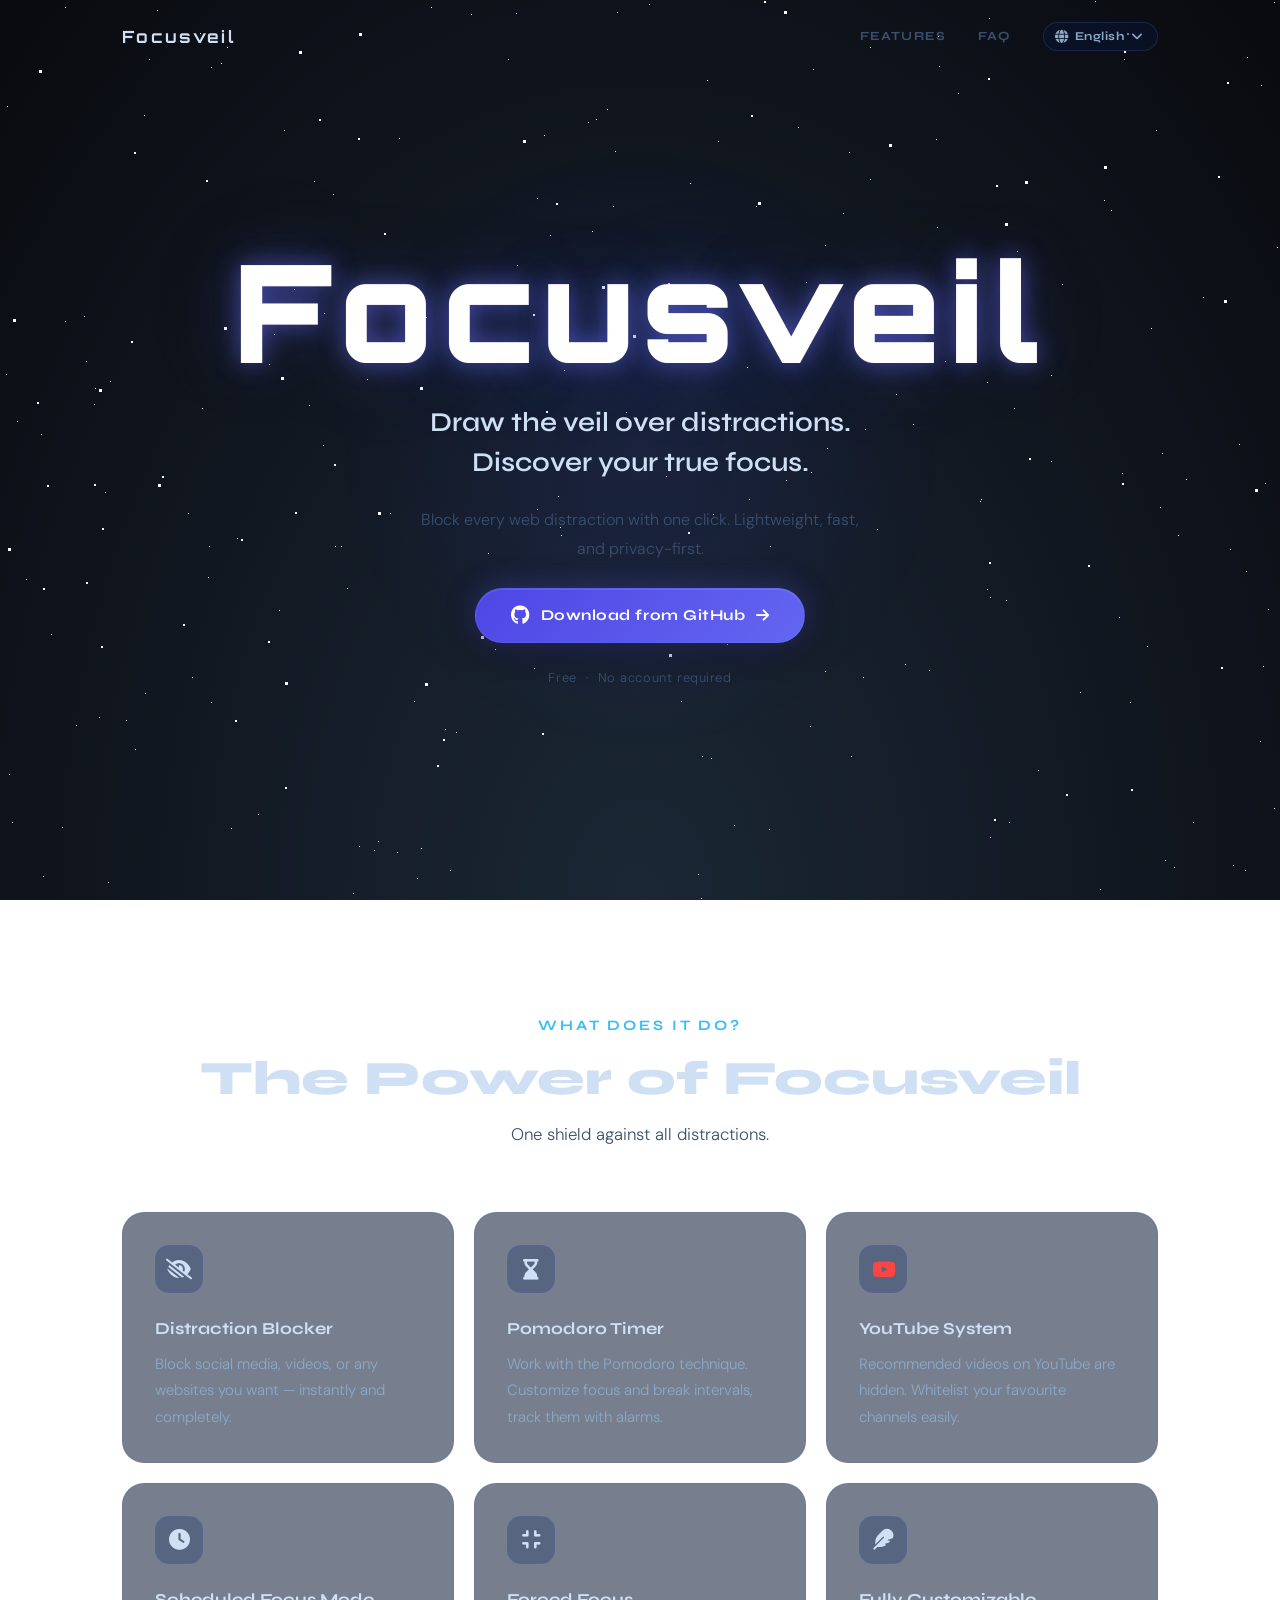
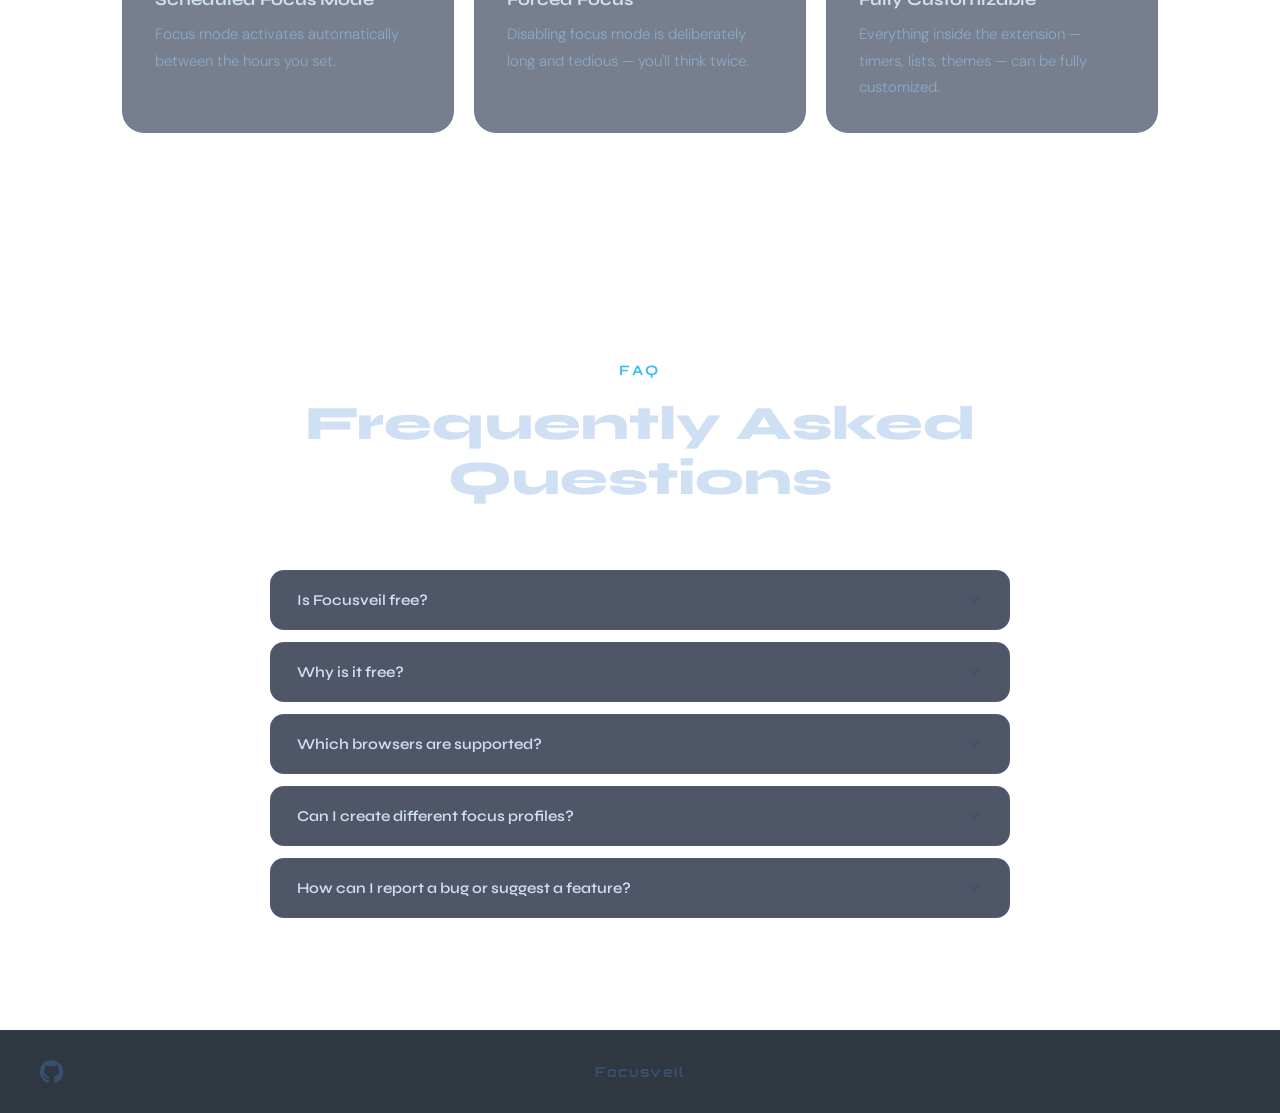
<file: index.html>
<!DOCTYPE html>
<html lang="en">

<head>
    <meta charset="UTF-8" />
    <meta name="viewport" content="width=device-width, initial-scale=1.0" />
    <title>Focusveil</title>
    <link rel="icon" type="image/png" href="img/logo.png">
    <meta name="description" content="Focusveil Chrome extension — block distractions, stay focused." />
    <meta property="og:title" content="Focusveil" />
    <meta property="og:description" content="Chrome focus extension — free." />
    <meta property="og:type" content="website" />

    <link rel="preconnect" href="https://fonts.googleapis.com" />
    <link rel="preconnect" href="https://fonts.gstatic.com" crossorigin />
    <link
        href="https://fonts.googleapis.com/css2?family=Orbitron:wght@700;900&family=Syne:wght@400;600;700;800&family=DM+Sans:ital,opsz,wght@0,9..40,300;0,9..40,400;0,9..40,500;1,9..40,300&display=swap"
        rel="stylesheet" />
    <link rel="stylesheet" href="https://cdnjs.cloudflare.com/ajax/libs/font-awesome/6.6.0/css/all.min.css">
    <link rel="stylesheet" href="css/style.css" />
</head>

<body>

    <!-- Background -->
    <div id="stars" aria-hidden="true"></div>
    <div id="stars2" aria-hidden="true"></div>
    <div id="stars3" aria-hidden="true"></div>

    <!-- Navigation -->
    <nav id="navbar" role="navigation" aria-label="Main navigation">
        <div class="nav-inner">
            <a href="#" class="nav-logo">Focusveil</a>
            <div class="nav-right">
                <a href="#features" class="nav-link" data-i18n="nav_features">Features</a>
                <a href="#faq" class="nav-link" data-i18n="nav_faq">FAQ</a>

                <div class="lang-dropdown" id="lang-dropdown" role="combobox" aria-haspopup="listbox"
                    aria-expanded="false" aria-label="Select language">

                    <button class="lang-trigger" id="lang-trigger" type="button" aria-controls="lang-list">
                        <i class="fa-solid fa-globe"></i>
                        <span class="ld-label" id="lang-label">English</span>
                        <i class="fa-solid fa-angle-down"></i>
                    </button>

                    <ul class="lang-list" id="lang-list" role="listbox" aria-label="Languages">
                    </ul>
                </div>
            </div>
        </div>
    </nav>

    <!-- Hero -->
    <section id="hero" aria-label="Hero">
        <div class="hero-content">

            <h1 class="hero-title reveal">Focusveil</h1>

            <p class="hero-tagline reveal" data-i18n="hero_tagline">
                Draw the veil over distractions.<br>Discover your true focus.
            </p>

            <p class="hero-desc reveal" data-i18n="hero_desc">
                Block every web distraction with one click. Lightweight, fast, and privacy-first.
            </p>

            <!-- Release Link -->
            <a href="https://github.com/Creeperucan/Focusveil-extension/releases" target="_blank"
                rel="noopener noreferrer" class="cta-btn reveal" id="cta-main">
                <i class="fa-brands fa-github cta-icon" aria-hidden="true"></i>
                <span data-i18n="cta_btn">Download from GitHub</span>
                <i class="fa-solid fa-arrow-right" style="color: rgb(255, 255, 255);"></i>
            </a>

            <p class="hero-note reveal" data-i18n="hero_note">
                Free &nbsp;·&nbsp; No account required
            </p>
        </div>

        <div class="hero-orb" aria-hidden="true"></div>
    </section>

    <!-- Features -->
    <section id="features" aria-labelledby="features-heading">
        <div class="section-inner">
            <header class="section-header reveal">
                <span class="section-label" data-i18n="features_label">What Does It Do?</span>
                <h2 id="features-heading" data-i18n="features_title">The Power of Focusveil</h2>
                <p class="section-sub" data-i18n="features_subtitle">One shield against all distractions.</p>
            </header>
            <div class="cards-grid" id="features-grid" role="list"></div>
        </div>
    </section>

    <!-- FAQ -->
    <section id="faq" aria-labelledby="faq-heading">
        <div class="section-inner">
            <header class="section-header reveal">
                <span class="section-label" data-i18n="faq_label">FAQ</span>
                <h2 id="faq-heading" data-i18n="faq_title">Frequently Asked Questions</h2>
            </header>
            <div class="faq-list" id="faq-list" role="list"></div>
        </div>
    </section>

    <!-- Footer -->
    <footer>
        <a href="https://github.com/Creeperucan/" target="_blank" rel="noopener" class="footer-gh" aria-label="GitHub">
            <i class="fa-brands fa-github" aria-hidden="true" style="font-size: 1.5rem;"></i>
        </a>
        <span class="footer-logo-text">Focusveil</span>
    </footer>

    <!-- Scripts -->
    <script src="lang/en.js"></script>
    <script src="lang/tr.js"></script>
    <script src="lang/de.js"></script>
    <script src="lang/fr.js"></script>
    <script src="lang/es.js"></script>
    <script src="lang/pt.js"></script>

    <script src="js/lang.js"></script>
    <script src="js/main.js"></script>
</body>

</html>
</file>
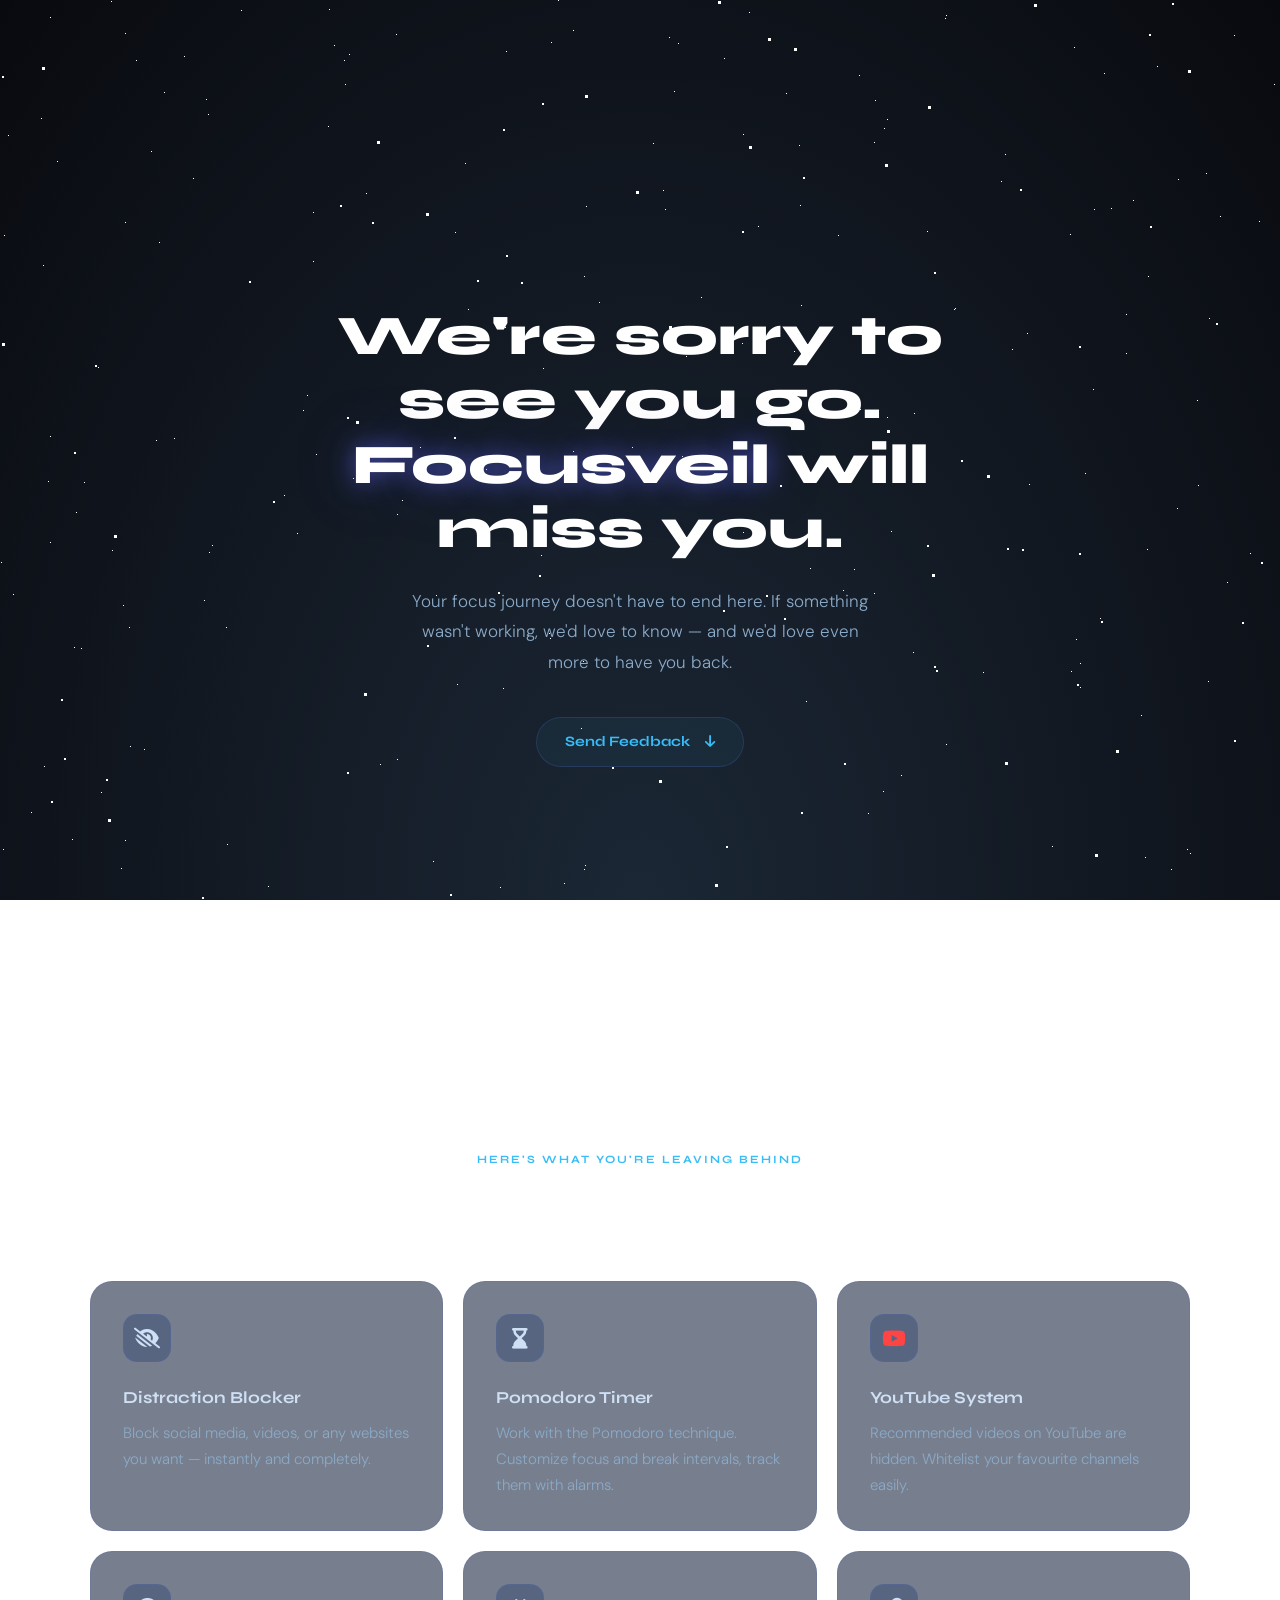
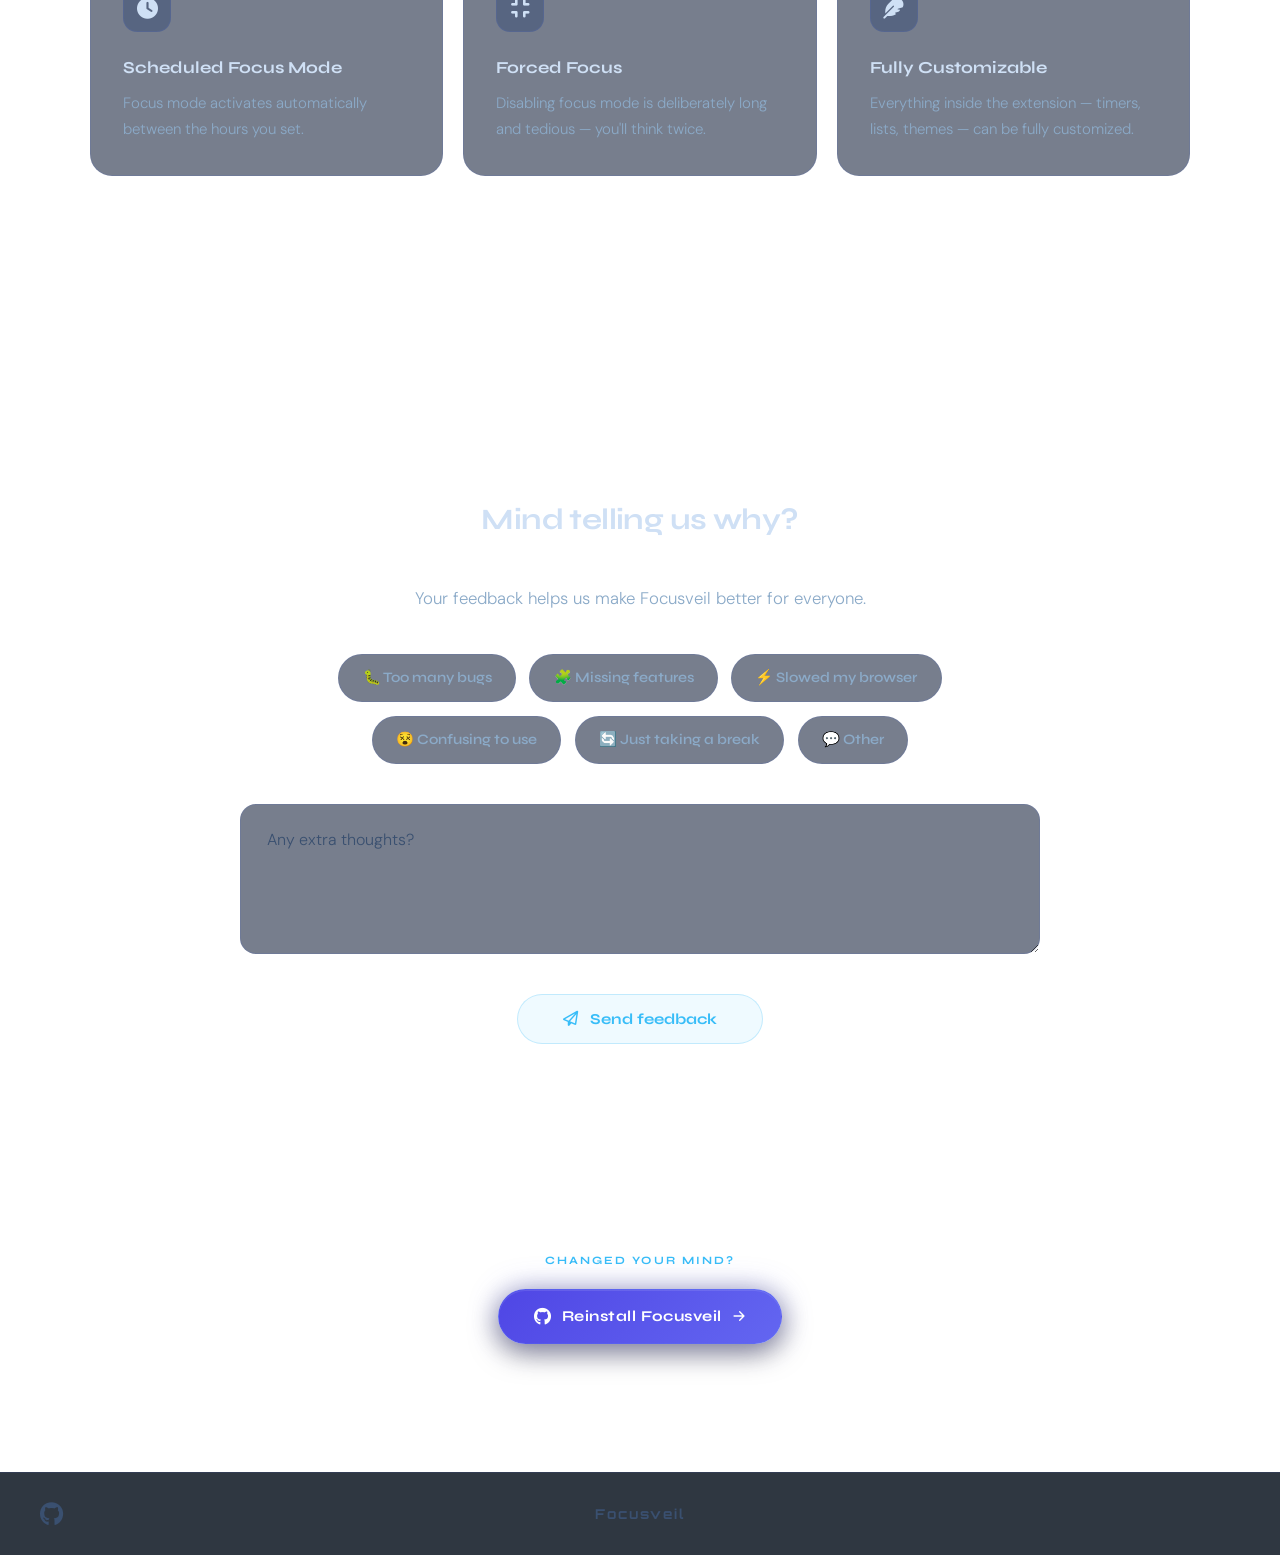
<file: why.html>
<!DOCTYPE html>
<html lang="en">

<head>
    <meta charset="UTF-8" />
    <meta name="viewport" content="width=device-width, initial-scale=1.0" />
    <title>Come back anytime — Focusveil</title>
    <link rel="icon" type="image/png" href="img/logo.png">
    <link rel="preconnect" href="https://fonts.googleapis.com" />
    <link rel="preconnect" href="https://fonts.gstatic.com" crossorigin />
    <link
        href="https://fonts.googleapis.com/css2?family=Orbitron:wght@700;900&family=Syne:wght@400;600;700;800&family=DM+Sans:opsz,wght@9..40,300;9..40,400;9..40,500&display=swap"
        rel="stylesheet" />
    <link rel="stylesheet" href="https://cdnjs.cloudflare.com/ajax/libs/font-awesome/6.6.0/css/all.min.css">
    <link rel="stylesheet" href="css/why.css" />
</head>

<body>

    <!-- Background -->
    <div id="stars" aria-hidden="true"></div>
    <div id="stars2" aria-hidden="true"></div>
    <div id="stars3" aria-hidden="true"></div>

    <main class="page">

        <!-- Hero -->
        <section class="hero">
            <h1 class="hero-title" data-i18n="hero_title">
                We're sorry to see you go.<br>
                <span>Focusveil</span> will miss you.
            </h1>

            <p class="hero-sub" data-i18n="hero_sub">
                Your focus journey doesn't have to end here. If something wasn't working,
                we'd love to know — and we'd love even more to have you back.
            </p>

            <a href="#feedback" class="hero-feedback-trigger">
                <span data-i18n="hero_feedback_trigger">Share Feedback</span>
                <i class="fa-solid fa-arrow-down" style="margin-left: 5px;"></i>
            </a>
        </section>

        <!-- Why keep it -->
        <section aria-label="Reasons to reinstall" style="width:100%; max-width:1100px; margin: 0 auto;" id="features"
            aria-labelledby="features-heading">
            <div style="text-align:center; margin-bottom:2.5rem;">
                <p style="font-family:'Syne',sans-serif; font-size:.7rem; font-weight:700; letter-spacing:.18em; text-transform:uppercase; color:#38bdf8; margin-bottom:.75rem;"
                    data-i18n="reasons_title">
                    Here's what you're leaving behind
                </p>
                <h2 style="font-family:'Syne',sans-serif; font-size:clamp(1.5rem,4vw,2.25rem); font-weight:800; color:#fff;"
                    data-i18n="reasons_title_sub">
                    What made Focusveil different
                </h2>
            </div>

            <div class="section-inner" style="width: 100%; padding: 0;">
                <div class="cards-grid" id="features-grid"></div>
            </div>
        </section>

        <!-- Feedback -->
        <section class="feedback-section" aria-label="Feedback form" id="feedback">
            <h2 class="feedback-title" data-i18n="feedback_title">Mind telling us why?</h2>
            <p class="feedback-sub" data-i18n="feedback_sub">Your feedback helps us make Focusveil better for
                everyone.</p>

            <div class="reasons-pick" id="reason-pills">
                <label class="pick-label" data-i18n="bugs"><input type="radio" name="reason" value="bugs"> 🐛 Too many
                    bugs</label>
                <label class="pick-label" data-i18n="missing"><input type="radio" name="reason" value="missing"> 🧩
                    Missing features</label>
                <label class="pick-label" data-i18n="slow"><input type="radio" name="reason" value="slow"> ⚡ Slowed my
                    browser</label>
                <label class="pick-label" data-i18n="confusing"><input type="radio" name="reason" value="confusing"> 😵
                    Confusing to use</label>
                <label class="pick-label" data-i18n="temporary"><input type="radio" name="reason" value="temporary"> 🔄
                    Just taking a break</label>
                <label class="pick-label" data-i18n="other"><input type="radio" name="reason" value="other"> 💬
                    Other</label>
            </div>

            <textarea class="feedback-area" id="feedback-text" data-i18n-placeholder="feedback_placeholder"
                rows="3"></textarea>

            <button class="send-btn" id="send-btn" type="button">
                <i class="fa-regular fa-paper-plane" aria-hidden="true"></i>
                <span data-i18n="send_feedback">Send Feedback</span>
            </button>
        </section>

        <!-- CTA -->
        <div class="cta-area">
            <p class="cta-label" data-i18n="cta_label">Changed your mind?</p>

            <!-- Release Link -->
            <a href="https://github.com/Creeperucan/Focusveil-extension/releases" target="_blank"
                rel="noopener noreferrer" class="reinstall-btn">
                <i class="fa-brands fa-github" aria-hidden="true"></i>
                <span data-i18n="reinstall_btn">Reinstall Focusveil</span>
                <svg class="reinstall-arrow" viewBox="0 0 20 20" width="14" height="14" fill="currentColor"
                    aria-hidden="true">
                    <path
                        d="M10.293 3.293a1 1 0 0 1 1.414 0l6 6a1 1 0 0 1 0 1.414l-6 6a1 1 0 0 1-1.414-1.414L14.586 11H3a1 1 0 1 1 0-2h11.586l-4.293-4.293a1 1 0 0 1 0-1.414z" />
                </svg>
            </a>
        </div>

    </main>

    <!-- Footer -->
    <footer>
        <a href="https://github.com/Creeperucan/" target="_blank" rel="noopener" class="footer-gh" aria-label="GitHub">
            <i class="fa-brands fa-github" aria-hidden="true" style="font-size: 1.5rem;"></i>
        </a>
        <span class="footer-logo-text">Focusveil</span>
    </footer>

    <!-- Scripts -->
    <script src="lang/en.js"></script>
    <script src="lang/tr.js"></script>
    <script src="lang/de.js"></script>
    <script src="lang/fr.js"></script>
    <script src="lang/es.js"></script>
    <script src="lang/pt.js"></script>

    <script src="js/lang.js"></script>
    <script src="js/why.js"></script>
</body>

</html>
</file>
<file: css/style.css>
/* Design Tokens */
:root {
    /* Background */
    --bg: #020c18;
    --bg-alt: #030d1e;

    /* Surface/Card */
    --surface: rgba(8, 20, 48, 0.55);
    --border: rgba(80, 105, 200, 0.18);
    --border-hover: rgba(110, 140, 240, 0.38);

    /* Accent Colors */
    --indigo: #6366f1;
    --violet: #8b5cf6;
    --sky: #38bdf8;
    --teal: #2dd4bf;
    --rose: #fb7185;

    --purple: var(--indigo);
    --purple-dark: #4f46e5;
    --purple-deep: #1e1b4b;
    --accent: var(--sky);
    --glow: rgba(99, 102, 241, 0.25);

    /* Text */
    --text: #cfe0f5;
    --text-muted: #8baac8;
    --text-dim: #3a5070;

    /* Fonts */
    --font-display: 'Orbitron', monospace;
    --font-head: 'Syne', sans-serif;
    --font-body: 'DM Sans', sans-serif;

    /* Radius & Transition */
    --r-sm: 8px;
    --r-md: 14px;
    --r-lg: 22px;
    --r-pill: 100px;

    --ease: cubic-bezier(.4, 0, .2, 1);
    --ease-spring: cubic-bezier(.34, 1.56, .64, 1);
    --t-fast: 150ms;
    --t-med: 300ms;
    --t-slow: 550ms;
}

/* RESET */
*,
*::before,
*::after {
    box-sizing: border-box;
    margin: 0;
    padding: 0;
}

html {
    scroll-behavior: smooth;
    font-size: 16px;
    -webkit-text-size-adjust: 100%;
    overflow-x: hidden;
}

body {
    font-family: var(--font-body);
    color: var(--text);
    line-height: 1.65;
    min-height: 100vh;
    overflow-x: hidden;
    -webkit-font-smoothing: antialiased;
}

body::before {
    content: '';
    position: fixed;
    inset: 0;
    z-index: -1;
    background: radial-gradient(ellipse at bottom, #1b2735 0%, #090a0f 100%);
}

a {
    color: inherit;
    text-decoration: none;
}

button {
    cursor: pointer;
    font-family: inherit;
    border: none;
    background: none;
}

/* Stars */
#stars {
    position: fixed;
    top: 0;
    left: 0;
    width: 1px;
    height: 1px;
    background: transparent;
    animation: animStar 50s linear infinite;
    z-index: 0;
    pointer-events: none;
}

#stars::after {
    content: " ";
    position: absolute;
    top: 2000px;
    left: 0;
    width: 1px;
    height: 1px;
    background: transparent;
}

#stars2 {
    position: fixed;
    top: 0;
    left: 0;
    width: 2px;
    height: 2px;
    background: transparent;
    animation: animStar 100s linear infinite;
    z-index: 0;
    pointer-events: none;
}

#stars2::after {
    content: " ";
    position: absolute;
    top: 2000px;
    left: 0;
    width: 2px;
    height: 2px;
    background: transparent;
}

#stars3 {
    position: fixed;
    top: 0;
    left: 0;
    width: 3px;
    height: 3px;
    background: transparent;
    animation: animStar 150s linear infinite;
    z-index: 0;
    pointer-events: none;
}

#stars3::after {
    content: " ";
    position: absolute;
    top: 2000px;
    left: 0;
    width: 3px;
    height: 3px;
    background: transparent;
}

@keyframes animStar {
    from {
        transform: translateY(0px);
    }

    to {
        transform: translateY(-2000px);
    }
}

/* z-index */
#navbar,
#hero,
#features,
#faq,
#footer {
    position: relative;
    z-index: 1;
}

/* Navigation */
#navbar {
    position: fixed;
    top: 0;
    left: 0;
    right: 0;
    z-index: 100;
    padding: 1.4rem 0;
    transition:
        background var(--t-med) var(--ease),
        padding var(--t-med) var(--ease),
        box-shadow var(--t-med) var(--ease);
}

#navbar.scrolled {
    background: rgba(2, 12, 24, .85);
    backdrop-filter: blur(24px) saturate(180%);
    -webkit-backdrop-filter: blur(24px) saturate(180%);
    padding: .85rem 0;
    box-shadow:
        0 1px 0 rgba(80, 110, 220, .12),
        0 8px 32px rgba(0, 0, 0, .6);
}

.nav-inner {
    max-width: 1100px;
    margin: 0 auto;
    padding: 0 2rem;
    display: flex;
    align-items: center;
    justify-content: space-between;
}

.nav-logo {
    font-family: var(--font-display);
    font-size: 1.05rem;
    font-weight: 700;
    letter-spacing: .14em;
    color: var(--text);
    transition: color var(--t-fast) var(--ease),
        text-shadow var(--t-fast) var(--ease);
}

.nav-logo:hover {
    color: var(--sky);
    text-shadow: 0 0 18px rgba(56, 189, 248, .4);
}

.nav-right {
    display: flex;
    align-items: center;
    gap: 2rem;
}

.nav-link {
    font-family: var(--font-head);
    font-size: .78rem;
    font-weight: 700;
    letter-spacing: .09em;
    text-transform: uppercase;
    color: var(--text-dim);
    transition: color var(--t-fast) var(--ease);
}

.nav-link:hover {
    color: var(--text);
}

/* Custom Language Dropdown */
.lang-dropdown {
    position: relative;
    user-select: none;
}

.lang-trigger {
    display: flex;
    align-items: center;
    gap: .45rem;
    background: rgba(10, 20, 50, .55);
    border: 1px solid rgba(80, 110, 200, .22);
    border-radius: var(--r-pill);
    padding: .38rem .85rem .38rem .65rem;
    cursor: pointer;
    color: var(--text-muted);
    font-family: var(--font-head);
    transition:
        background var(--t-fast) var(--ease),
        border-color var(--t-fast) var(--ease),
        color var(--t-fast) var(--ease),
        box-shadow var(--t-fast) var(--ease);
    white-space: nowrap;
}

.lang-trigger:hover,
.lang-dropdown.open .lang-trigger {
    background: rgba(30, 50, 110, .55);
    border-color: rgba(99, 130, 240, .45);
    color: var(--text);
    box-shadow: 0 0 18px rgba(99, 102, 241, .15);
}

.ld-globe {
    width: 14px;
    height: 14px;
    flex-shrink: 0;
    opacity: .7;
    transition: opacity var(--t-fast);
}

.lang-trigger:hover .ld-globe,
.lang-dropdown.open .ld-globe {
    opacity: 1;
}

.ld-label {
    font-size: .75rem;
    font-weight: 700;
    letter-spacing: .04em;
}

.ld-caret {
    width: 10px;
    height: 7px;
    flex-shrink: 0;
    opacity: .55;
    transition:
        transform var(--t-med) var(--ease),
        opacity var(--t-fast);
}

.lang-dropdown.open .ld-caret {
    transform: rotate(180deg);
    opacity: 1;
}

.lang-list {
    position: absolute;
    top: calc(100% + .5rem);
    right: 0;
    min-width: 168px;
    background: rgba(6, 14, 36, .96);
    border: 1px solid rgba(80, 110, 200, .22);
    border-radius: var(--r-md);
    list-style: none;
    padding: .35rem;
    box-shadow:
        0 8px 30px rgba(0, 0, 0, .6),
        0 0 0 1px rgba(99, 102, 241, .06),
        0 0 40px rgba(30, 50, 160, .12);
    backdrop-filter: blur(24px);
    -webkit-backdrop-filter: blur(24px);
    opacity: 0;
    visibility: hidden;
    transform: translateY(-6px) scale(.97);
    transform-origin: top right;
    transition:
        opacity var(--t-med) var(--ease),
        visibility var(--t-med) var(--ease),
        transform var(--t-med) var(--ease-spring);
    z-index: 200;
}

.lang-dropdown.open .lang-list {
    opacity: 1;
    visibility: visible;
    transform: translateY(0) scale(1);
}

.lang-option {
    display: flex;
    align-items: center;
    gap: .65rem;
    padding: .55rem .75rem;
    border-radius: var(--r-sm);
    cursor: pointer;
    color: var(--text-muted);
    font-family: var(--font-head);
    font-size: .8rem;
    font-weight: 600;
    letter-spacing: .03em;
    transition:
        background var(--t-fast) var(--ease),
        color var(--t-fast) var(--ease);
    white-space: nowrap;
}

.lang-option:hover {
    background: rgba(50, 80, 180, .25);
    color: var(--text);
}

.lang-option.selected {
    color: var(--sky);
    background: rgba(56, 189, 248, .08);
}

.lang-option.selected::after {
    content: '';
    display: block;
    width: 5px;
    height: 5px;
    border-radius: 50%;
    background: var(--sky);
    margin-left: auto;
    box-shadow: 0 0 6px var(--sky);
}

/* Hero */
#hero {
    min-height: 100vh;
    display: flex;
    flex-direction: column;
    align-items: center;
    justify-content: center;
    text-align: center;
    padding: 8rem 2rem 6rem;
    overflow: hidden;
}

.hero-content {
    position: relative;
    z-index: 2;
    display: flex;
    flex-direction: column;
    align-items: center;
    gap: 1.5rem;
    max-width: 780px;
}

.hero-title {
    font-family: var(--font-display);
    font-size: clamp(3.5rem, 12vw, 8.5rem);
    font-weight: 900;
    letter-spacing: .06em;
    line-height: 1;
    color: #fff;
    text-shadow:
        0 0 25px rgba(99, 102, 241, .6),
        0 0 65px rgba(99, 102, 241, .25),
        0 0 130px rgba(56, 189, 248, .1);
    animation: title-pulse 6s ease-in-out infinite;
}

@keyframes title-pulse {

    0%,
    100% {
        text-shadow:
            0 0 25px rgba(99, 102, 241, .6),
            0 0 65px rgba(99, 102, 241, .25),
            0 0 130px rgba(56, 189, 248, .1);
    }

    50% {
        text-shadow:
            0 0 40px rgba(99, 102, 241, .9),
            0 0 90px rgba(99, 102, 241, .4),
            0 0 170px rgba(56, 189, 248, .18);
    }
}

.hero-tagline {
    font-family: var(--font-head);
    font-size: clamp(1.15rem, 3vw, 1.7rem);
    font-weight: 600;
    color: var(--text);
    line-height: 1.45;
}

.hero-desc {
    font-size: 1rem;
    font-weight: 300;
    color: var(--text-dim);
    max-width: 450px;
    line-height: 1.8;
}

/* CTA */
.cta-btn {
    display: inline-flex;
    align-items: center;
    gap: .65rem;
    background: linear-gradient(135deg, #4f46e5, #6366f1);
    color: #fff;
    font-family: var(--font-head);
    font-size: .9375rem;
    font-weight: 700;
    letter-spacing: .035em;
    padding: .9rem 2.2rem;
    border-radius: var(--r-pill);
    border: 1px solid rgba(99, 148, 255, .2);
    box-shadow:
        0 0 30px rgba(99, 102, 241, .35),
        0 8px 28px rgba(0, 0, 0, .5),
        inset 0 1px 0 rgba(255, 255, 255, .1);
    transition:
        transform var(--t-med) var(--ease-spring),
        box-shadow var(--t-med) var(--ease);
    position: relative;
    overflow: hidden;
}

.cta-btn::before {
    content: '';
    position: absolute;
    inset: 0;
    background: linear-gradient(135deg, rgba(255, 255, 255, .12) 0%, transparent 100%);
    opacity: 0;
    transition: opacity var(--t-med) var(--ease);
}

.cta-btn:hover {
    transform: translateY(-4px) scale(1.025);
    box-shadow:
        0 0 50px rgba(99, 102, 241, .55),
        0 18px 45px rgba(0, 0, 0, .5),
        inset 0 1px 0 rgba(255, 255, 255, .18);
}

.cta-btn:hover::before {
    opacity: 1;
}

.cta-btn:active {
    transform: translateY(-1px) scale(.99);
}

.cta-icon {
    flex-shrink: 0;
    font-size: 1.2rem;
}

.arrow-icon {
    flex-shrink: 0;
    transition: transform var(--t-med) var(--ease);
}

.cta-btn:hover .arrow-icon {
    transform: translateX(4px);
}

.hero-note {
    font-size: .8rem;
    color: var(--text-dim);
    font-weight: 300;
    letter-spacing: .045em;
}

/* Orb */
.hero-orb {
    position: absolute;
    width: 600px;
    height: 600px;
    border-radius: 50%;
    background: radial-gradient(circle,
            rgba(60, 70, 200, .14) 0%,
            rgba(40, 50, 160, .06) 50%,
            transparent 70%);
    top: 50%;
    left: 50%;
    transform: translate(-50%, -50%);
    pointer-events: none;
    z-index: 1;
    animation: orb-pulse 10s ease-in-out infinite;
}

@keyframes orb-pulse {

    0%,
    100% {
        transform: translate(-50%, -50%) scale(1);
        opacity: .7;
    }

    50% {
        transform: translate(-50%, -50%) scale(1.15);
        opacity: 1;
    }
}

/* Section */
section {
    padding: 7rem 0;
}

.section-inner {
    max-width: 1100px;
    margin: 0 auto;
    padding: 0 2rem;
}

.section-header {
    text-align: center;
    margin-bottom: 4rem;
}

.section-label {
    display: inline-block;
    font-family: var(--font-head);
    font-size: .9rem;
    font-weight: 700;
    letter-spacing: .2em;
    text-transform: uppercase;
    color: var(--sky);
    margin-bottom: .8rem;
}

.section-header h2 {
    font-family: var(--font-head);
    font-size: clamp(1.9rem, 5vw, 3rem);
    font-weight: 800;
    line-height: 1.15;
    color: var(--text);
    margin-bottom: .875rem;
}

.section-sub {
    font-size: 1.05rem;
    color: var(--text-dim);
    max-width: 420px;
    margin: 0 auto;
    line-height: 1.7;
    font-weight: 300;
}

/* Feature Cards */
.cards-grid {
    display: grid;
    grid-template-columns: repeat(auto-fit, minmax(300px, 1fr));
    gap: 1.25rem;
}

.feature-card {
    position: relative;
    background: var(--surface);
    border: 1px solid var(--border);
    border-radius: var(--r-lg);
    padding: 2rem;
    transition:
        transform var(--t-med) var(--ease),
        border-color var(--t-med) var(--ease),
        box-shadow var(--t-med) var(--ease);
    overflow: hidden;
}

.feature-card::after {
    content: '';
    position: absolute;
    top: 0;
    left: 10%;
    right: 10%;
    height: 1px;
    background: linear-gradient(90deg, transparent, var(--sky), transparent);
    opacity: 0;
    transition: opacity var(--t-med) var(--ease);
}

.feature-card::before {
    content: '';
    position: absolute;
    inset: 0;
    border-radius: inherit;
    background: linear-gradient(145deg, rgba(56, 189, 248, .05) 0%, transparent 55%);
    opacity: 0;
    transition: opacity var(--t-med) var(--ease);
}

.feature-card:hover {
    transform: translateY(-7px);
    border-color: var(--border-hover);
    box-shadow:
        0 0 30px rgba(56, 189, 248, .08),
        0 22px 45px rgba(0, 0, 0, .5);
}

.feature-card:hover::before,
.feature-card:hover::after {
    opacity: 1;
}

.card-icon {
    width: 48px;
    height: 48px;
    display: flex;
    align-items: center;
    justify-content: center;
    background: rgba(30, 55, 110, .35);
    border: 1px solid rgba(80, 110, 200, .2);
    border-radius: var(--r-md);
    margin-bottom: 1.375rem;
    font-size: 1.3rem;
    transition:
        background var(--t-med) var(--ease),
        box-shadow var(--t-med) var(--ease);
}

.feature-card:hover .card-icon {
    background: rgba(40, 70, 140, .5);
    box-shadow: 0 0 20px rgba(56, 189, 248, .14);
}

.card-title {
    font-family: var(--font-head);
    font-size: 1.05rem;
    font-weight: 700;
    color: var(--text);
    margin-bottom: .5rem;
}

.card-desc {
    font-size: .9375rem;
    color: #8baac8;
    line-height: 1.75;
    font-weight: 300;
}

/* FAQ */
.faq-list {
    max-width: 740px;
    margin: 0 auto;
    display: flex;
    flex-direction: column;
    gap: .75rem;
}

.faq-item {
    background: rgba(5, 15, 40, .7);
    border: 1px solid var(--border);
    border-radius: var(--r-md);
    overflow: hidden;
    backdrop-filter: blur(12px);
    transition: border-color var(--t-med) var(--ease);
}

.faq-item.open {
    border-color: rgba(99, 102, 241, .35);
}

.faq-question {
    width: 100%;
    display: flex;
    align-items: center;
    justify-content: space-between;
    gap: 1rem;
    padding: 1.25rem 1.625rem;
    font-family: var(--font-head);
    font-size: .9375rem;
    font-weight: 600;
    color: var(--text);
    text-align: left;
    transition: color var(--t-fast) var(--ease);
}

.faq-question:hover {
    color: var(--sky);
}

.faq-chevron {
    flex-shrink: 0;
    width: 18px;
    height: 18px;
    color: var(--text-dim);
    transition:
        transform var(--t-med) var(--ease),
        color var(--t-med) var(--ease);
}

.faq-item.open .faq-chevron {
    transform: rotate(180deg);
    color: var(--indigo);
}

.faq-answer {
    max-height: 0;
    overflow: hidden;
    transition: max-height var(--t-slow) var(--ease);
}

.faq-item.open .faq-answer {
    max-height: 500px;
}

.faq-answer-inner {
    padding: 0 1.625rem 1.375rem;
    font-size: .9375rem;
    color: #8baac8;
    line-height: 1.8;
    font-weight: 300;
}

/* Footer */
footer {
    position: relative;
    z-index: 1;
    background: rgba(2, 12, 24, .82);
    backdrop-filter: blur(24px) saturate(180%);
    border-top: 1px solid rgba(80, 110, 220, .12);
    padding: 1.375rem 2rem;
    display: flex;
    align-items: center;
    justify-content: space-between;
    max-width: 100%;
}

.footer-logo-text {
    font-family: 'Orbitron', monospace;
    font-size: .85rem;
    font-weight: 700;
    letter-spacing: .14em;
    color: #3a5070;
    position: absolute;
    left: 50%;
    transform: translateX(-50%);
    pointer-events: none;
}

.footer-gh {
    display: flex;
    align-items: center;
    justify-content: center;
    width: 38px;
    height: 38px;
    border-radius: 50%;
    color: #3a5070;
    border: 1px solid transparent;
    transition: color 250ms ease, background 250ms ease,
        border-color 250ms ease, box-shadow 250ms ease, transform 250ms ease;
}

.footer-gh:hover {
    color: #fff;
    background: rgba(30, 50, 110, .45);
    border-color: rgba(99, 130, 241, .35);
    box-shadow: 0 0 16px rgba(99, 102, 241, .45), 0 0 40px rgba(99, 102, 241, .2);
    transform: scale(1.12);
}

.footer-gh svg {
    width: 18px;
    height: 18px;
    fill: currentColor;
}

/* Scroll Reveal */
.reveal {
    opacity: 0;
    transform: translateY(28px);
    transition:
        opacity var(--t-slow) var(--ease),
        transform var(--t-slow) var(--ease);
}

.reveal.visible {
    opacity: 1;
    transform: translateY(0);
}

.hero-content .reveal:nth-child(1) {
    transition-delay: 0ms;
}

.hero-content .reveal:nth-child(2) {
    transition-delay: 80ms;
}

.hero-content .reveal:nth-child(3) {
    transition-delay: 160ms;
}

.hero-content .reveal:nth-child(4) {
    transition-delay: 240ms;
}

.hero-content .reveal:nth-child(5) {
    transition-delay: 320ms;
}

/* Scrollbar */
::-webkit-scrollbar {
    width: 5px;
}

::-webkit-scrollbar-track {
    background: var(--bg);
}

::-webkit-scrollbar-thumb {
    background: rgba(80, 110, 220, .3);
    border-radius: var(--r-pill);
}

::-webkit-scrollbar-thumb:hover {
    background: rgba(80, 110, 220, .55);
}

/* Selection & Focus */
::selection {
    background: rgba(99, 102, 241, .35);
    color: #fff;
}

:focus-visible {
    outline: 2px solid var(--indigo);
    outline-offset: 3px;
    border-radius: 4px;
}

/* Mobile */
@media (max-width: 768px) {
    .nav-link {
        display: none;
    }

    .nav-right {
        gap: 1rem;
    }

    section {
        padding: 5rem 0;
    }

    .cards-grid {
        grid-template-columns: 1fr;
    }
}

@media (max-width: 480px) {
    .nav-inner {
        padding: 0 1.25rem;
    }

    .cta-btn {
        font-size: .875rem;
        padding: .75rem 1.5rem;
    }
}

/* Reduced Motion */
@media (prefers-reduced-motion: reduce) {

    *,
    *::before,
    *::after {
        animation-duration: .01ms !important;
        transition-duration: .01ms !important;
    }

    #stars,
    #stars2,
    #stars3 {
        display: none;
    }

    .reveal {
        opacity: 1;
        transform: none;
    }
}
</file>
<file: css/why.css>
/* Base */
:root {
    /* Surface/Card */
    --surface: rgba(8, 20, 48, 0.55);
    --border: rgba(80, 105, 200, 0.18);
    --border-hover: rgba(110, 140, 240, 0.38);

    /* Accent Colors */
    --indigo: #6366f1;
    --violet: #8b5cf6;
    --sky: #38bdf8;
    --teal: #2dd4bf;
    --rose: #fb7185;

    /* Text */
    --text: #cfe0f5;
    --text-muted: #8baac8;
    --text-dim: #3a5070;

    /* Fonts */
    --font-display: 'Orbitron', monospace;
    --font-head: 'Syne', sans-serif;
    --font-body: 'DM Sans', sans-serif;

    /* Radius & Transitions */
    --r-md: 14px;
    --r-lg: 22px;

    --ease: cubic-bezier(.4, 0, .2, 1);
    --t-med: 300ms;
}

*,
*::before,
*::after {
    box-sizing: border-box;
    margin: 0;
    padding: 0;
}

html {
    scroll-behavior: smooth;
    font-size: 16px;
    -webkit-text-size-adjust: 100%;
    overflow-x: hidden;
}

body {
    font-family: var(--font-body);
    color: var(--text);
    line-height: 1.65;
    min-height: 100vh;
    overflow-x: hidden;
    -webkit-font-smoothing: antialiased;
}

body::before {
    content: '';
    position: fixed;
    inset: 0;
    z-index: -1;
    background: radial-gradient(ellipse at bottom, #1b2735 0%, #090a0f 100%);
}

a {
    color: inherit;
    text-decoration: none;
}

/* Stars */
#stars,
#stars2,
#stars3 {
    position: fixed;
    top: 0;
    left: 0;
    background: transparent;
    pointer-events: none;
    z-index: 0;
}

#stars {
    width: 1px;
    height: 1px;
    animation: animStar 50s linear infinite;
}

#stars2 {
    width: 2px;
    height: 2px;
    animation: animStar 100s linear infinite;
}

#stars3 {
    width: 3px;
    height: 3px;
    animation: animStar 150s linear infinite;
}

#stars::after,
#stars2::after,
#stars3::after {
    content: " ";
    position: absolute;
    top: 2000px;
    left: 0;
    background: transparent;
}

#stars::after {
    width: 1px;
    height: 1px;
}

#stars2::after {
    width: 2px;
    height: 2px;
}

#stars3::after {
    width: 3px;
    height: 3px;
}

@keyframes animStar {
    from {
        transform: translateY(0);
    }

    to {
        transform: translateY(-2000px);
    }
}

/* Navigation */
nav {
    position: fixed;
    top: 0;
    left: 0;
    right: 0;
    z-index: 100;
    background: rgba(2, 12, 24, .82);
    backdrop-filter: blur(24px) saturate(180%);
    -webkit-backdrop-filter: blur(24px) saturate(180%);
    border-bottom: 1px solid rgba(80, 110, 220, .12);
    padding: 1.1rem 2rem;
    display: flex;
    align-items: center;
    justify-content: space-between;
}

.nav-logo {
    font-family: 'Orbitron', monospace;
    font-size: 1rem;
    font-weight: 700;
    letter-spacing: .14em;
    color: #cfe0f5;
}

.nav-logo:hover {
    color: #38bdf8;
}

/* Layout */
.page {
    position: relative;
    z-index: 1;
    min-height: 100vh;
    display: flex;
    flex-direction: column;
    align-items: center;
    justify-content: flex-start;
    padding: 10rem 2rem 8rem;
    gap: 6rem;
}

/* Hero */
.hero {
    display: flex;
    flex-direction: column;
    align-items: center;
    text-align: center;
    gap: 1.5rem;
    max-width: 720px;
    width: 100%;
    margin: 2rem auto 4rem;
}

.hero-title {
    font-family: 'Syne', sans-serif;
    font-size: clamp(2rem, 6vw, 3.5rem);
    font-weight: 800;
    line-height: 1.15;
    color: #fff;
}

.hero-title span {
    color: #fff;
    text-shadow:
        0 0 25px rgba(99, 102, 241, .6),
        0 0 65px rgba(99, 102, 241, .25),
        0 0 130px rgba(56, 189, 248, .1);
    animation: title-pulse 6s ease-in-out infinite;
}

@keyframes title-pulse {

    0%,
    100% {
        text-shadow:
            0 0 25px rgba(99, 102, 241, .6),
            0 0 65px rgba(99, 102, 241, .25),
            0 0 130px rgba(56, 189, 248, .1);
    }

    50% {
        text-shadow:
            0 0 40px rgba(99, 102, 241, .9),
            0 0 90px rgba(99, 102, 241, .4),
            0 0 170px rgba(56, 189, 248, .18);
    }
}

.hero-sub {
    font-size: 1.0625rem;
    font-weight: 300;
    color: #8baac8;
    max-width: 480px;
    line-height: 1.8;
}

.hero-feedback-trigger {
    display: inline-flex;
    align-items: center;
    gap: 0.6rem;
    background: rgba(56, 189, 248, 0.05);
    border: 1px solid rgba(80, 105, 200, 0.25);
    color: #38bdf8;
    font-family: 'Syne', sans-serif;
    font-size: 0.9rem;
    font-weight: 700;
    padding: 0.75rem 1.75rem;
    border-radius: 100px;
    cursor: pointer;
    text-decoration: none;
    margin-top: 1rem;
    transition: all 250ms cubic-bezier(.4, 0, .2, 1);
}

.hero-feedback-trigger:hover {
    color: #fff;
    background: rgba(56, 189, 248, 0.15);
    border-color: rgba(56, 189, 248, 0.5);
    box-shadow: 0 0 25px rgba(56, 189, 248, 0.25);
    transform: translateY(-2px);
}

.hero-feedback-trigger:active {
    transform: translateY(0);
}

.hero-feedback-trigger i {
    font-size: 0.85rem;
    transition: transform 250ms ease;
}

.hero-feedback-trigger:hover i {
    transform: translateY(3px);
}

html {
    scroll-behavior: smooth;
}

/* Section Grid */
section {
    padding: 7rem 0;
}

.section-inner {
    max-width: 1100px;
    margin: 0 auto;
    padding: 0 2rem;
}

.section-header {
    text-align: center;
    margin-bottom: 4rem;
}

.section-label {
    display: inline-block;
    font-family: var(--font-head);
    font-size: .7rem;
    font-weight: 700;
    letter-spacing: .2em;
    text-transform: uppercase;
    color: var(--sky);
    margin-bottom: .8rem;
}

.section-header h2 {
    font-family: var(--font-head);
    font-size: clamp(1.9rem, 5vw, 3rem);
    font-weight: 800;
    line-height: 1.15;
    color: var(--text);
    margin-bottom: .875rem;
}

.section-sub {
    font-size: 1.05rem;
    color: var(--text-dim);
    max-width: 420px;
    margin: 0 auto;
    line-height: 1.7;
    font-weight: 300;
}

/* Feature Cards */
.cards-grid {
    display: grid;
    grid-template-columns: repeat(auto-fit, minmax(300px, 1fr));
    gap: 1.25rem;
}

.feature-card {
    position: relative;
    background: var(--surface);
    border: 1px solid var(--border);
    border-radius: var(--r-lg);
    padding: 2rem;
    transition:
        transform var(--t-med) var(--ease),
        border-color var(--t-med) var(--ease),
        box-shadow var(--t-med) var(--ease);
    overflow: hidden;
}

.feature-card::after {
    content: '';
    position: absolute;
    top: 0;
    left: 10%;
    right: 10%;
    height: 1px;
    background: linear-gradient(90deg, transparent, var(--sky), transparent);
    opacity: 0;
    transition: opacity var(--t-med) var(--ease);
}

.feature-card::before {
    content: '';
    position: absolute;
    inset: 0;
    border-radius: inherit;
    background: linear-gradient(145deg, rgba(56, 189, 248, .05) 0%, transparent 55%);
    opacity: 0;
    transition: opacity var(--t-med) var(--ease);
}

.feature-card:hover {
    transform: translateY(-7px);
    border-color: var(--border-hover);
    box-shadow:
        0 0 30px rgba(56, 189, 248, .08),
        0 22px 45px rgba(0, 0, 0, .5);
}

.feature-card:hover::before,
.feature-card:hover::after {
    opacity: 1;
}

.card-icon {
    width: 48px;
    height: 48px;
    display: flex;
    align-items: center;
    justify-content: center;
    background: rgba(30, 55, 110, .35);
    border: 1px solid rgba(80, 110, 200, .2);
    border-radius: var(--r-md);
    margin-bottom: 1.375rem;
    font-size: 1.3rem;
    transition:
        background var(--t-med) var(--ease),
        box-shadow var(--t-med) var(--ease);
}

.feature-card:hover .card-icon {
    background: rgba(40, 70, 140, .5);
    box-shadow: 0 0 20px rgba(56, 189, 248, .14);
}

.card-title {
    font-family: var(--font-head);
    font-size: 1.05rem;
    font-weight: 700;
    color: var(--text);
    margin-bottom: .5rem;
}

.card-desc {
    font-size: .9375rem;
    color: #8baac8;
    line-height: 1.75;
    font-weight: 300;
}

/* Feedback Section */
.feedback-section {
    width: 100%;
    max-width: 800px;
    display: flex;
    flex-direction: column;
    align-items: center;
    gap: 2.5rem;
    text-align: center;
    margin: 0 auto;
}

.feedback-title {
    font-family: var(--font-head);
    font-size: 1.85rem;
    font-weight: 700;
    color: #cfe0f5;
    letter-spacing: -0.02em;
}

.feedback-sub {
    font-size: 1.05rem;
    font-weight: 300;
    color: #8baac8;
    line-height: 1.75;
    max-width: 600px;
}

/* Radio-pill (Buttons) */
.reasons-pick {
    display: flex;
    flex-wrap: wrap;
    gap: 0.85rem;
    justify-content: center;
    width: 100%;
}

.pick-label {
    display: inline-flex;
    align-items: center;
    gap: .5rem;
    background: var(--surface);
    border: 1px solid var(--border);
    border-radius: 100px;
    padding: 0.7rem 1.45rem;
    font-family: var(--font-head);
    font-size: .9rem;
    font-weight: 600;
    color: #8baac8;
    cursor: pointer;
    user-select: none;
    transition: all 200ms var(--ease);
}

.pick-label input {
    display: none;
}

.pick-label:hover {
    color: #cfe0f5;
    border-color: var(--border-hover);
    transform: translateY(-2px);
}

.pick-label.checked {
    color: var(--sky);
    border-color: rgba(56, 189, 248, 0.5);
    background: rgba(56, 189, 248, 0.12);
    box-shadow: 0 0 15px rgba(56, 189, 248, 0.1);
}

/* Text Area */
.feedback-area {
    width: 100%;
    background: var(--surface);
    border: 1px solid var(--border);
    border-radius: 16px;
    padding: 1.35rem 1.6rem;
    color: #cfe0f5;
    font-family: 'DM Sans', sans-serif;
    font-size: 1rem;
    font-weight: 300;
    line-height: 1.7;
    resize: vertical;
    min-height: 150px;
    outline: none;
    transition: border-color var(--t-med) var(--ease), box-shadow var(--t-med) var(--ease);
}

.feedback-area::placeholder {
    color: var(--text-dim);
}

.feedback-area:focus {
    border-color: rgba(56, 189, 248, 0.45);
    box-shadow: 0 0 0 3px rgba(56, 189, 248, 0.1);
}

/* Send Button */
.send-btn {
    display: inline-flex;
    align-items: center;
    gap: .75rem;
    background: rgba(56, 189, 248, 0.08);
    border: 1px solid rgba(56, 189, 248, 0.25);
    border-radius: 100px;
    padding: 0.95rem 2.8rem;
    font-family: var(--font-head);
    font-size: 0.95rem;
    font-weight: 700;
    color: var(--sky);
    cursor: pointer;
    transition: all 250ms var(--ease);
}

.send-btn:hover {
    color: #fff;
    border-color: rgba(56, 189, 248, 0.6);
    background: rgba(56, 189, 248, 0.18);
    box-shadow: 0 0 25px rgba(56, 189, 248, 0.25);
    transform: translateY(-2px);
}

.send-btn.sent {
    color: #34d399;
    border-color: rgba(52, 211, 153, .35);
    background: rgba(16, 185, 129, .08);
    pointer-events: none;
    transform: none;
}

/* Scrollbar */
::-webkit-scrollbar {
    width: 5px;
}

::-webkit-scrollbar-track {
    background: var(--bg);
}

::-webkit-scrollbar-thumb {
    background: rgba(80, 110, 220, .3);
    border-radius: var(--r-pill);
}

::-webkit-scrollbar-thumb:hover {
    background: rgba(80, 110, 220, .55);
}

/* Mobile */
@media (max-width: 768px) {
    .nav-link {
        display: none;
    }

    .nav-right {
        gap: 1rem;
    }

    section {
        padding: 5rem 0;
    }

    .cards-grid {
        grid-template-columns: 1fr;
    }
}

@media (max-width: 480px) {
    .nav-inner {
        padding: 0 1.25rem;
    }

    .cta-btn {
        font-size: .875rem;
        padding: .75rem 1.5rem;
    }
}

/* CTA */
.cta-area {
    display: flex;
    flex-direction: column;
    align-items: center;
    gap: 1.125rem;
    text-align: center;
}

.cta-label {
    font-family: 'Syne', sans-serif;
    font-size: .7rem;
    font-weight: 700;
    letter-spacing: .18em;
    text-transform: uppercase;
    color: #38bdf8;
}

.reinstall-btn {
    display: inline-flex;
    align-items: center;
    gap: .65rem;
    background: linear-gradient(135deg, #4f46e5, #6366f1);
    color: #fff;
    font-family: 'Syne', sans-serif;
    font-size: .9375rem;
    font-weight: 700;
    letter-spacing: .035em;
    padding: .9rem 2.2rem;
    border-radius: 100px;
    border: 1px solid rgba(99, 148, 255, .2);
    box-shadow:
        0 0 30px rgba(99, 102, 241, .35),
        0 8px 28px rgba(0, 0, 0, .5),
        inset 0 1px 0 rgba(255, 255, 255, .1);
    transition:
        transform 300ms cubic-bezier(.34, 1.56, .64, 1),
        box-shadow 300ms ease;
}

.reinstall-btn:hover {
    transform: translateY(-4px) scale(1.025);
    box-shadow:
        0 0 50px rgba(99, 102, 241, .55),
        0 16px 40px rgba(0, 0, 0, .5),
        inset 0 1px 0 rgba(255, 255, 255, .18);
}

.reinstall-btn:active {
    transform: translateY(-1px) scale(.99);
}

.reinstall-btn i {
    font-size: 1.1rem;
}

.reinstall-arrow {
    transition: transform 250ms ease;
}

.reinstall-btn:hover .reinstall-arrow {
    transform: translateX(4px);
}

.cta-note {
    font-size: .8rem;
    color: #3a5070;
    font-weight: 300;
}

/* Footer */
footer {
    position: relative;
    z-index: 1;
    background: rgba(2, 12, 24, .82);
    backdrop-filter: blur(24px) saturate(180%);
    border-top: 1px solid rgba(80, 110, 220, .12);
    padding: 1.375rem 2rem;
    display: flex;
    align-items: center;
    justify-content: space-between;
    max-width: 100%;
}

.footer-logo-text {
    font-family: 'Orbitron', monospace;
    font-size: .85rem;
    font-weight: 700;
    letter-spacing: .14em;
    color: #3a5070;
    position: absolute;
    left: 50%;
    transform: translateX(-50%);
    pointer-events: none;
}

.footer-gh {
    display: flex;
    align-items: center;
    justify-content: center;
    width: 38px;
    height: 38px;
    border-radius: 50%;
    color: #3a5070;
    border: 1px solid transparent;
    transition: color 250ms ease, background 250ms ease,
        border-color 250ms ease, box-shadow 250ms ease, transform 250ms ease;
}

.footer-gh:hover {
    color: #fff;
    background: rgba(30, 50, 110, .45);
    border-color: rgba(99, 130, 241, .35);
    box-shadow: 0 0 16px rgba(99, 102, 241, .45), 0 0 40px rgba(99, 102, 241, .2);
    transform: scale(1.12);
}

.footer-gh svg {
    width: 18px;
    height: 18px;
    fill: currentColor;
}

/* Responsive */
@media (max-width: 600px) {
    .hero-title {
        font-size: 1.75rem;
    }

    .reasons {
        grid-template-columns: 1fr;
    }
}

/* Reduced Motion */
@media (prefers-reduced-motion: reduce) {

    #stars,
    #stars2,
    #stars3 {
        display: none;
    }

    .badge-dot {
        animation: none;
    }
}
</file>
